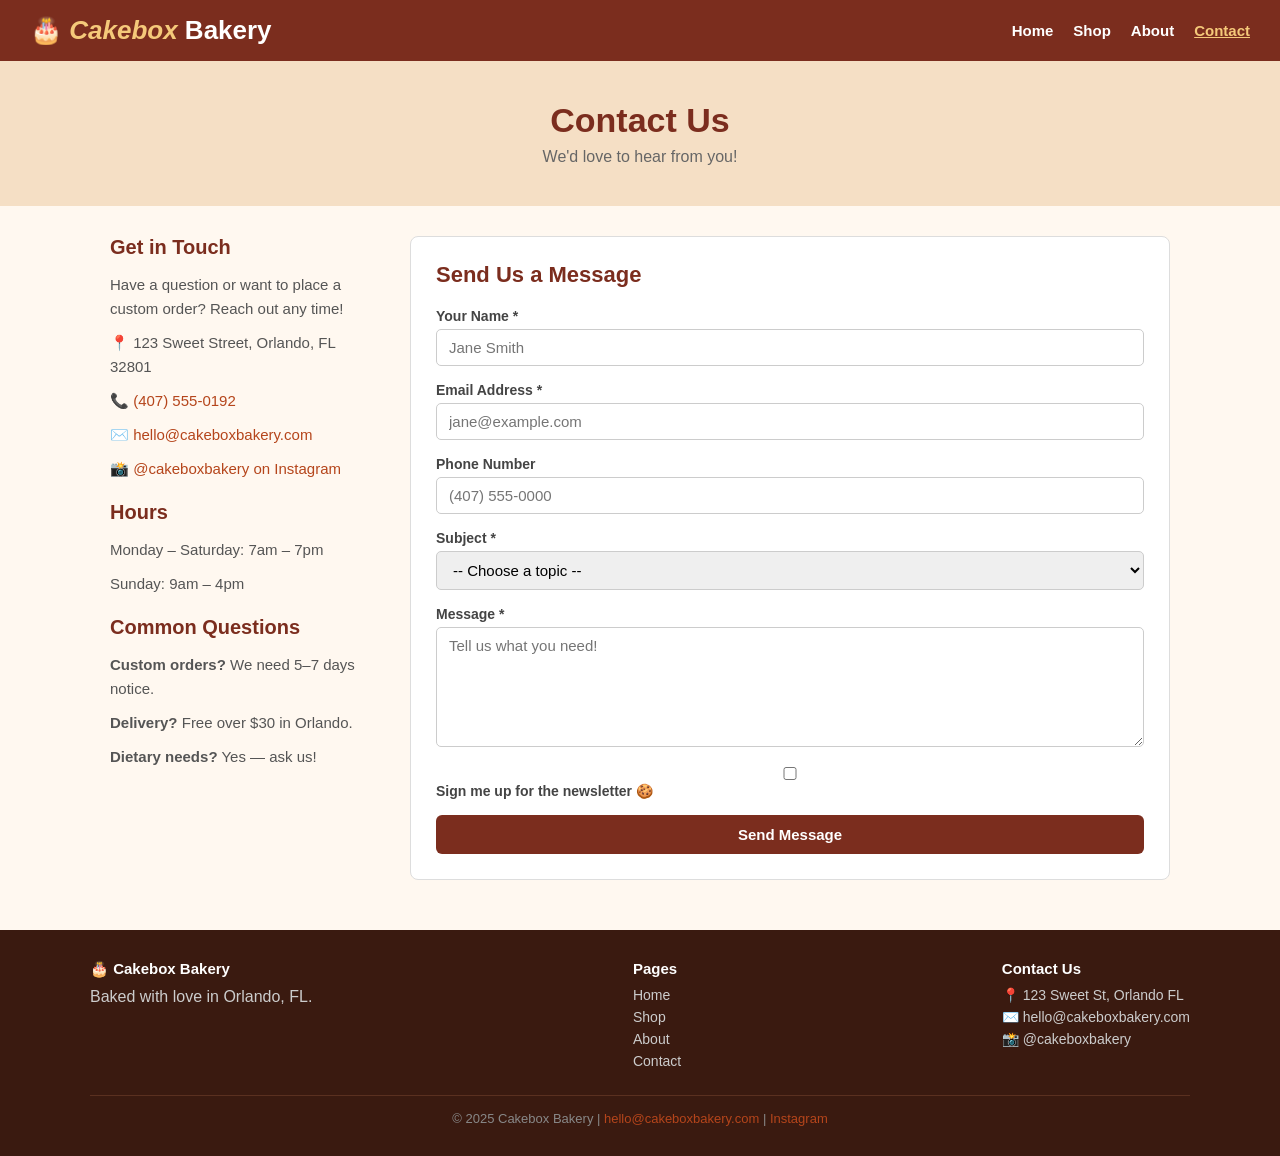
<file: final_project/contact.html>
<!--
   Carlos Ramirez
   April 18, 2026
   File: contact.html
   Project: Cakebox Bakery
   Description: Contact page with form and location info
-->
<!DOCTYPE html>
<html lang="en">
<head>
  <meta charset="UTF-8" />
  <meta name="viewport" content="width=device-width, initial-scale=1.0" />
  <title>Contact Us - Cakebox Bakery</title>
  <link rel="stylesheet" href="style.css" />
</head>
<body>

  <!-- Header -->
  <header>
    <a href="index.html" class="logo">🎂 <span>Cakebox</span> Bakery</a>
    <nav>
      <a href="index.html">Home</a>
      <a href="shop.html">Shop</a>
      <a href="about.html">About</a>
      <a href="contact.html" class="active">Contact</a>
    </nav>
  </header>

  <!-- Page Banner -->
  <section class="page-banner">
    <h1>Contact Us</h1>
    <p>We'd love to hear from you!</p>
  </section>

  <!-- Main Content -->
  <main>

    <div class="contact-layout">

      <!-- Contact Info -->
      <div class="contact-info">
        <h3>Get in Touch</h3>
        <p>Have a question or want to place a custom order? Reach out any time!</p>

        <ul>
          <li>📍 123 Sweet Street, Orlando, FL 32801</li>
          <li>📞 <a href="tel:+14075550192">(407) 555-0192</a></li>
          <li>✉️ <a href="mailto:hello@cakeboxbakery.com">hello@cakeboxbakery.com</a></li>
          <li>📸 <a href="https://instagram.com/cakeboxbakery" target="_blank">@cakeboxbakery on Instagram</a></li>
        </ul>

        <h3 style="margin-top:20px;">Hours</h3>
        <ul>
          <li>Monday – Saturday: 7am – 7pm</li>
          <li>Sunday: 9am – 4pm</li>
        </ul>

        <h3 style="margin-top:20px;">Common Questions</h3>
        <ul>
          <li><strong>Custom orders?</strong> We need 5–7 days notice.</li>
          <li><strong>Delivery?</strong> Free over $30 in Orlando.</li>
          <li><strong>Dietary needs?</strong> Yes — ask us!</li>
        </ul>
      </div>

      <!-- Contact Form -->
      <!-- FORM requirement -->
      <div class="contact-form">
        <h3>Send Us a Message</h3>

        <form id="contactForm">

          <div class="form-group">
            <label for="name">Your Name *</label>
            <input type="text" id="name" name="name" placeholder="Jane Smith" required />
          </div>

          <div class="form-group">
            <label for="email">Email Address *</label>
            <input type="email" id="email" name="email" placeholder="jane@example.com" required />
          </div>

          <div class="form-group">
            <label for="phone">Phone Number</label>
            <input type="tel" id="phone" name="phone" placeholder="(407) 555-0000" />
          </div>

          <div class="form-group">
            <label for="subject">Subject *</label>
            <select id="subject" name="subject" required>
              <option value="">-- Choose a topic --</option>
              <option value="custom">Custom Cake Order</option>
              <option value="general">General Question</option>
              <option value="delivery">Delivery Question</option>
              <option value="feedback">Feedback</option>
              <option value="other">Other</option>
            </select>
          </div>

          <div class="form-group">
            <label for="message">Message *</label>
            <textarea id="message" name="message" placeholder="Tell us what you need!" required></textarea>
          </div>

          <div class="form-group">
            <label>
              <input type="checkbox" name="newsletter" />
              Sign me up for the newsletter 🍪
            </label>
          </div>

          <button type="submit" class="submit-btn">Send Message</button>

          <p id="successMsg" style="display:none; color:green; margin-top:14px; font-weight:bold;">
            ✅ Message sent! We'll reply within 24 hours.
          </p>

        </form>
      </div>

    </div>

  </main>

  <!-- Footer -->
  <footer>
    <div class="footer-inner">
      <div>
        <h4>🎂 Cakebox Bakery</h4>
        <p>Baked with love in Orlando, FL.</p>
      </div>
      <div>
        <h4>Pages</h4>
        <ul>
          <li><a href="index.html">Home</a></li>
          <li><a href="shop.html">Shop</a></li>
          <li><a href="about.html">About</a></li>
          <li><a href="contact.html">Contact</a></li>
        </ul>
      </div>
      <div>
        <h4>Contact Us</h4>
        <ul>
          <li>📍 123 Sweet St, Orlando FL</li>
          <li><a href="mailto:hello@cakeboxbakery.com">✉️ hello@cakeboxbakery.com</a></li>
          <li><a href="https://instagram.com/cakeboxbakery" target="_blank">📸 @cakeboxbakery</a></li>
        </ul>
      </div>
    </div>
    <div class="footer-bottom">
      <p>© 2025 Cakebox Bakery | <a href="mailto:hello@cakeboxbakery.com">hello@cakeboxbakery.com</a> | <a href="https://instagram.com/cakeboxbakery">Instagram</a></p>
    </div>
  </footer>

  <script>
    document.getElementById('contactForm').addEventListener('submit', function(e) {
      e.preventDefault();
      document.getElementById('successMsg').style.display = 'block';
      this.reset();
    });
  </script>

</body>
</html>
</file>
<file: final_project/style.css>
/*
   Carlos Ramirez
   April 18, 2026
   File: style.css
   Project: Cakebox Bakery
   Description: Main stylesheet for all pages
*/

/* ---------- Basic Reset ---------- */
* {
  margin: 0;
  padding: 0;
  box-sizing: border-box;
}

body {
  font-family: Arial, sans-serif;
  font-size: 16px;
  color: #333;
  background-color: #fff8f0;
}

img {
  max-width: 100%;
}

a {
  color: #b5451b;
  text-decoration: none;
}

a:hover {
  text-decoration: underline;
}

/* ---------- Header & Nav ---------- */
header {
  background-color: #7b2d1e;
  padding: 15px 30px;
  display: flex;
  align-items: center;
  justify-content: space-between;
  flex-wrap: wrap;
  gap: 10px;
}

header .logo {
  color: white;
  font-size: 26px;
  font-weight: bold;
  text-decoration: none;
}

header .logo span {
  font-style: italic;
  color: #f5c97a;
}

nav {
  display: flex;
  gap: 20px;
  flex-wrap: wrap;
}

nav a {
  color: white;
  text-decoration: none;
  font-size: 15px;
  font-weight: bold;
}

nav a:hover,
nav a.active {
  color: #f5c97a;
  text-decoration: underline;
}

/* ---------- Hero Banner (Home only) ---------- */
.hero {
  background-color: #f5dfc5;
  text-align: center;
  padding: 60px 20px;
}

.hero h1 {
  font-size: 42px;
  color: #7b2d1e;
  margin-bottom: 15px;
}

.hero p {
  font-size: 18px;
  color: #555;
  margin-bottom: 25px;
}

.hero a {
  background-color: #7b2d1e;
  color: white;
  padding: 12px 28px;
  border-radius: 6px;
  font-size: 16px;
  font-weight: bold;
  text-decoration: none;
}

.hero a:hover {
  background-color: #5a1f12;
}

/* ---------- Page Banner (Sub-pages) ---------- */
.page-banner {
  background-color: #f5dfc5;
  padding: 40px 30px;
  text-align: center;
}

.page-banner h1 {
  font-size: 34px;
  color: #7b2d1e;
  margin-bottom: 8px;
}

.page-banner p {
  color: #666;
  font-size: 16px;
}

/* ---------- Main Content Area ---------- */
main {
  max-width: 1100px;
  margin: 30px auto;
  padding: 0 20px;
}

/* ---------- Section Headings ---------- */
.section-title {
  font-size: 26px;
  color: #7b2d1e;
  margin-bottom: 20px;
  border-bottom: 2px solid #f5c97a;
  padding-bottom: 8px;
}

/* ---------- Product Cards ---------- */
.card-row {
  display: flex;
  gap: 20px;
  flex-wrap: wrap;
  margin-bottom: 30px;
}

.card {
  background-color: white;
  border: 1px solid #ddd;
  border-radius: 8px;
  width: 300px;
  overflow: hidden;
  box-shadow: 2px 2px 6px rgba(0,0,0,0.08);
}

.card img {
  width: 100%;
  height: 200px;
  object-fit: cover;
}

.card-body {
  padding: 15px;
}

.card-body h3 {
  font-size: 18px;
  margin-bottom: 8px;
  color: #333;
}

.card-body p {
  font-size: 14px;
  color: #666;
  margin-bottom: 12px;
}

.card-body .price {
  font-size: 20px;
  font-weight: bold;
  color: #7b2d1e;
  margin-bottom: 10px;
  display: block;
}

.card-body button,
.card-body a.btn {
  background-color: #7b2d1e;
  color: white;
  border: none;
  padding: 9px 18px;
  border-radius: 5px;
  cursor: pointer;
  font-size: 14px;
  font-weight: bold;
  text-decoration: none;
  display: inline-block;
}

.card-body button:hover,
.card-body a.btn:hover {
  background-color: #5a1f12;
}

/* ---------- Shop Layout (sidebar + grid) ---------- */
.shop-layout {
  display: flex;
  gap: 30px;
  align-items: flex-start;
  flex-wrap: wrap;
}

.sidebar {
  width: 220px;
  background-color: white;
  border: 1px solid #ddd;
  border-radius: 8px;
  padding: 20px;
}

.sidebar h3 {
  font-size: 17px;
  color: #7b2d1e;
  margin-bottom: 12px;
  border-bottom: 1px solid #f5c97a;
  padding-bottom: 6px;
}

.sidebar ul {
  list-style: none;
  margin-bottom: 20px;
}

.sidebar ul li {
  margin-bottom: 8px;
}

.sidebar ul li a {
  color: #444;
  font-size: 15px;
}

.sidebar ul li a:hover {
  color: #7b2d1e;
}

.shop-products {
  flex: 1;
  min-width: 300px;
}

.products-grid {
  display: flex;
  flex-wrap: wrap;
  gap: 20px;
}

/* ---------- Product Detail Page ---------- */
.product-detail {
  display: flex;
  gap: 40px;
  flex-wrap: wrap;
  margin-bottom: 40px;
}

.product-detail img {
  width: 400px;
  max-width: 100%;
  border-radius: 8px;
  border: 1px solid #ddd;
}

.product-info {
  flex: 1;
  min-width: 250px;
}

.product-info h2 {
  font-size: 28px;
  color: #7b2d1e;
  margin-bottom: 10px;
}

.product-info .price {
  font-size: 26px;
  font-weight: bold;
  color: #b5451b;
  margin-bottom: 15px;
  display: block;
}

.product-info p {
  color: #555;
  line-height: 1.7;
  margin-bottom: 15px;
}

.product-info ul {
  margin: 10px 0 20px 20px;
  color: #555;
  line-height: 1.9;
}

.stars {
  color: #e8a020;
  font-size: 20px;
  margin-bottom: 10px;
}

.add-cart-btn {
  background-color: #7b2d1e;
  color: white;
  border: none;
  padding: 13px 30px;
  border-radius: 6px;
  font-size: 16px;
  font-weight: bold;
  cursor: pointer;
}

.add-cart-btn:hover {
  background-color: #5a1f12;
}

/* ---------- Table ---------- */
table {
  width: 100%;
  border-collapse: collapse;
  margin: 20px 0 30px;
  font-size: 15px;
}

table th {
  background-color: #7b2d1e;
  color: white;
  padding: 10px 14px;
  text-align: left;
}

table td {
  padding: 9px 14px;
  border-bottom: 1px solid #ddd;
}

table tr:nth-child(even) {
  background-color: #fdf0e0;
}

/* ---------- Reviews ---------- */
.reviews-section {
  margin-top: 40px;
}

.review-box {
  background-color: white;
  border: 1px solid #ddd;
  border-radius: 8px;
  padding: 18px;
  margin-bottom: 16px;
}

.review-box .reviewer {
  font-weight: bold;
  margin-bottom: 5px;
}

.review-box p {
  color: #555;
  font-size: 15px;
}

/* ---------- About Page ---------- */
.about-intro {
  display: flex;
  gap: 30px;
  flex-wrap: wrap;
  margin-bottom: 40px;
  align-items: flex-start;
}

.about-intro img {
  width: 420px;
  max-width: 100%;
  border-radius: 8px;
  border: 1px solid #ddd;
}

.about-text h2 {
  color: #7b2d1e;
  margin-bottom: 12px;
}

.about-text p {
  color: #555;
  line-height: 1.8;
  margin-bottom: 14px;
}

.about-text ul {
  margin-left: 20px;
  color: #555;
  line-height: 2;
  margin-bottom: 14px;
}

.team-row {
  display: flex;
  gap: 20px;
  flex-wrap: wrap;
  margin-bottom: 40px;
}

.team-card {
  background-color: white;
  border: 1px solid #ddd;
  border-radius: 8px;
  width: 280px;
  overflow: hidden;
  text-align: center;
}

.team-card img {
  width: 100%;
  height: 200px;
  object-fit: cover;
}

.team-card h4 {
  padding: 10px 10px 4px;
  font-size: 17px;
}

.team-card p {
  padding: 0 10px 14px;
  font-size: 14px;
  color: #888;
}

/* ---------- Video ---------- */
.video-wrap {
  margin: 20px 0 40px;
}

.video-wrap iframe {
  width: 100%;
  max-width: 720px;
  height: 405px;
  border: none;
  border-radius: 8px;
}

/* ---------- Contact Form ---------- */
.contact-layout {
  display: flex;
  gap: 40px;
  flex-wrap: wrap;
  align-items: flex-start;
}

.contact-info {
  width: 260px;
}

.contact-info h3 {
  color: #7b2d1e;
  margin-bottom: 14px;
  font-size: 20px;
}

.contact-info p,
.contact-info li {
  color: #555;
  font-size: 15px;
  margin-bottom: 10px;
  line-height: 1.6;
}

.contact-info ul {
  list-style: none;
  margin-bottom: 16px;
}

.contact-form {
  flex: 1;
  min-width: 280px;
  background-color: white;
  border: 1px solid #ddd;
  border-radius: 8px;
  padding: 25px;
}

.contact-form h3 {
  font-size: 22px;
  color: #7b2d1e;
  margin-bottom: 20px;
}

.form-group {
  margin-bottom: 16px;
}

.form-group label {
  display: block;
  font-weight: bold;
  font-size: 14px;
  margin-bottom: 5px;
  color: #444;
}

.form-group input,
.form-group select,
.form-group textarea {
  width: 100%;
  padding: 9px 12px;
  border: 1px solid #ccc;
  border-radius: 5px;
  font-size: 15px;
  font-family: Arial, sans-serif;
}

.form-group textarea {
  height: 120px;
  resize: vertical;
}

.submit-btn {
  background-color: #7b2d1e;
  color: white;
  padding: 11px 28px;
  border: none;
  border-radius: 6px;
  font-size: 15px;
  font-weight: bold;
  cursor: pointer;
  width: 100%;
}

.submit-btn:hover {
  background-color: #5a1f12;
}

/* ---------- Footer ---------- */
footer {
  background-color: #3a1a10;
  color: #ccc;
  padding: 30px;
  margin-top: 50px;
}

.footer-inner {
  max-width: 1100px;
  margin: 0 auto;
  display: flex;
  gap: 30px;
  flex-wrap: wrap;
  justify-content: space-between;
}

footer h4 {
  color: white;
  margin-bottom: 10px;
  font-size: 15px;
}

footer ul {
  list-style: none;
}

footer ul li {
  margin-bottom: 6px;
  font-size: 14px;
}

footer ul li a {
  color: #ccc;
  text-decoration: none;
}

footer ul li a:hover {
  color: #f5c97a;
}

.footer-bottom {
  max-width: 1100px;
  margin: 20px auto 0;
  border-top: 1px solid #5a3020;
  padding-top: 15px;
  font-size: 13px;
  color: #888;
  text-align: center;
}

/* ---------- Responsive ---------- */
@media (max-width: 768px) {
  header {
    flex-direction: column;
    align-items: flex-start;
  }

  .hero h1 {
    font-size: 28px;
  }

  .card {
    width: 100%;
  }

  .shop-layout {
    flex-direction: column;
  }

  .sidebar {
    width: 100%;
  }

  .product-detail {
    flex-direction: column;
  }

  .product-detail img {
    width: 100%;
  }

  .about-intro {
    flex-direction: column;
  }

  .contact-layout {
    flex-direction: column;
  }

  .contact-info {
    width: 100%;
  }

  .video-wrap iframe {
    height: 220px;
  }

  .footer-inner {
    flex-direction: column;
  }
}
</file>
